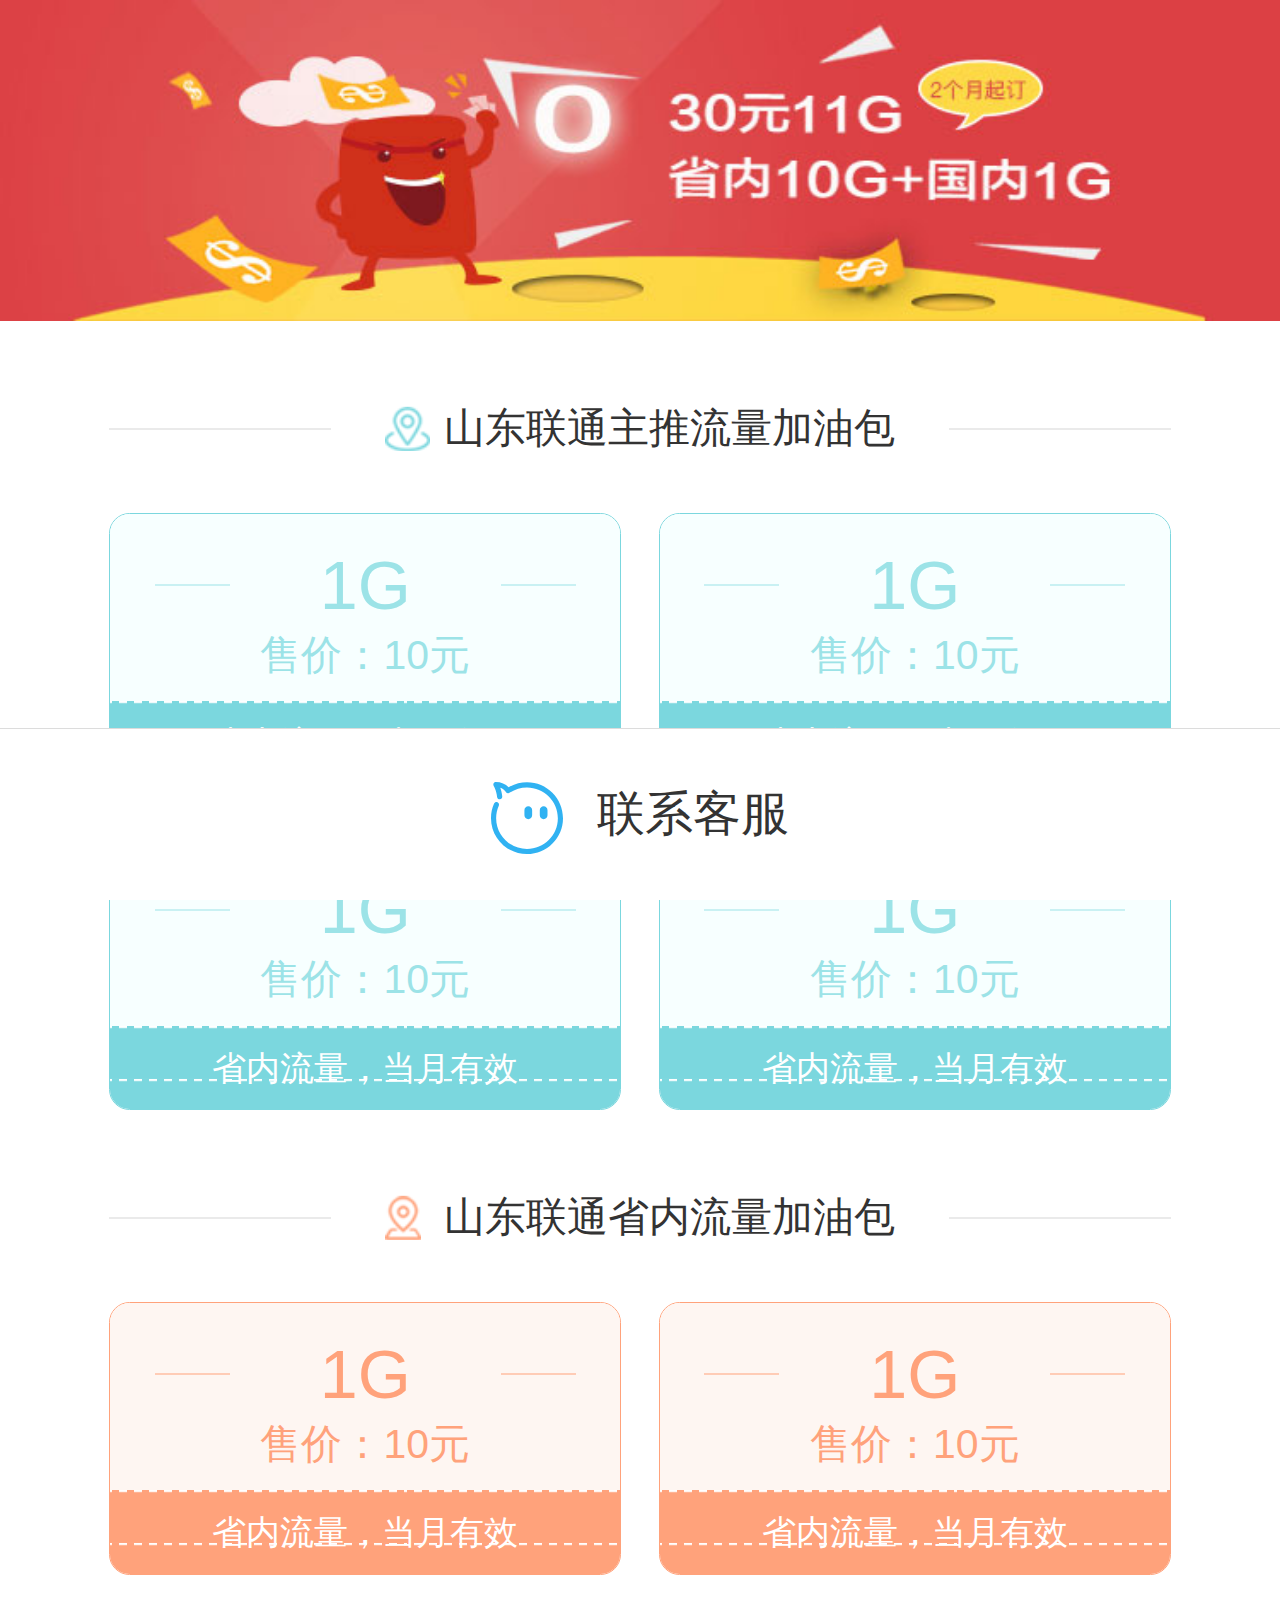
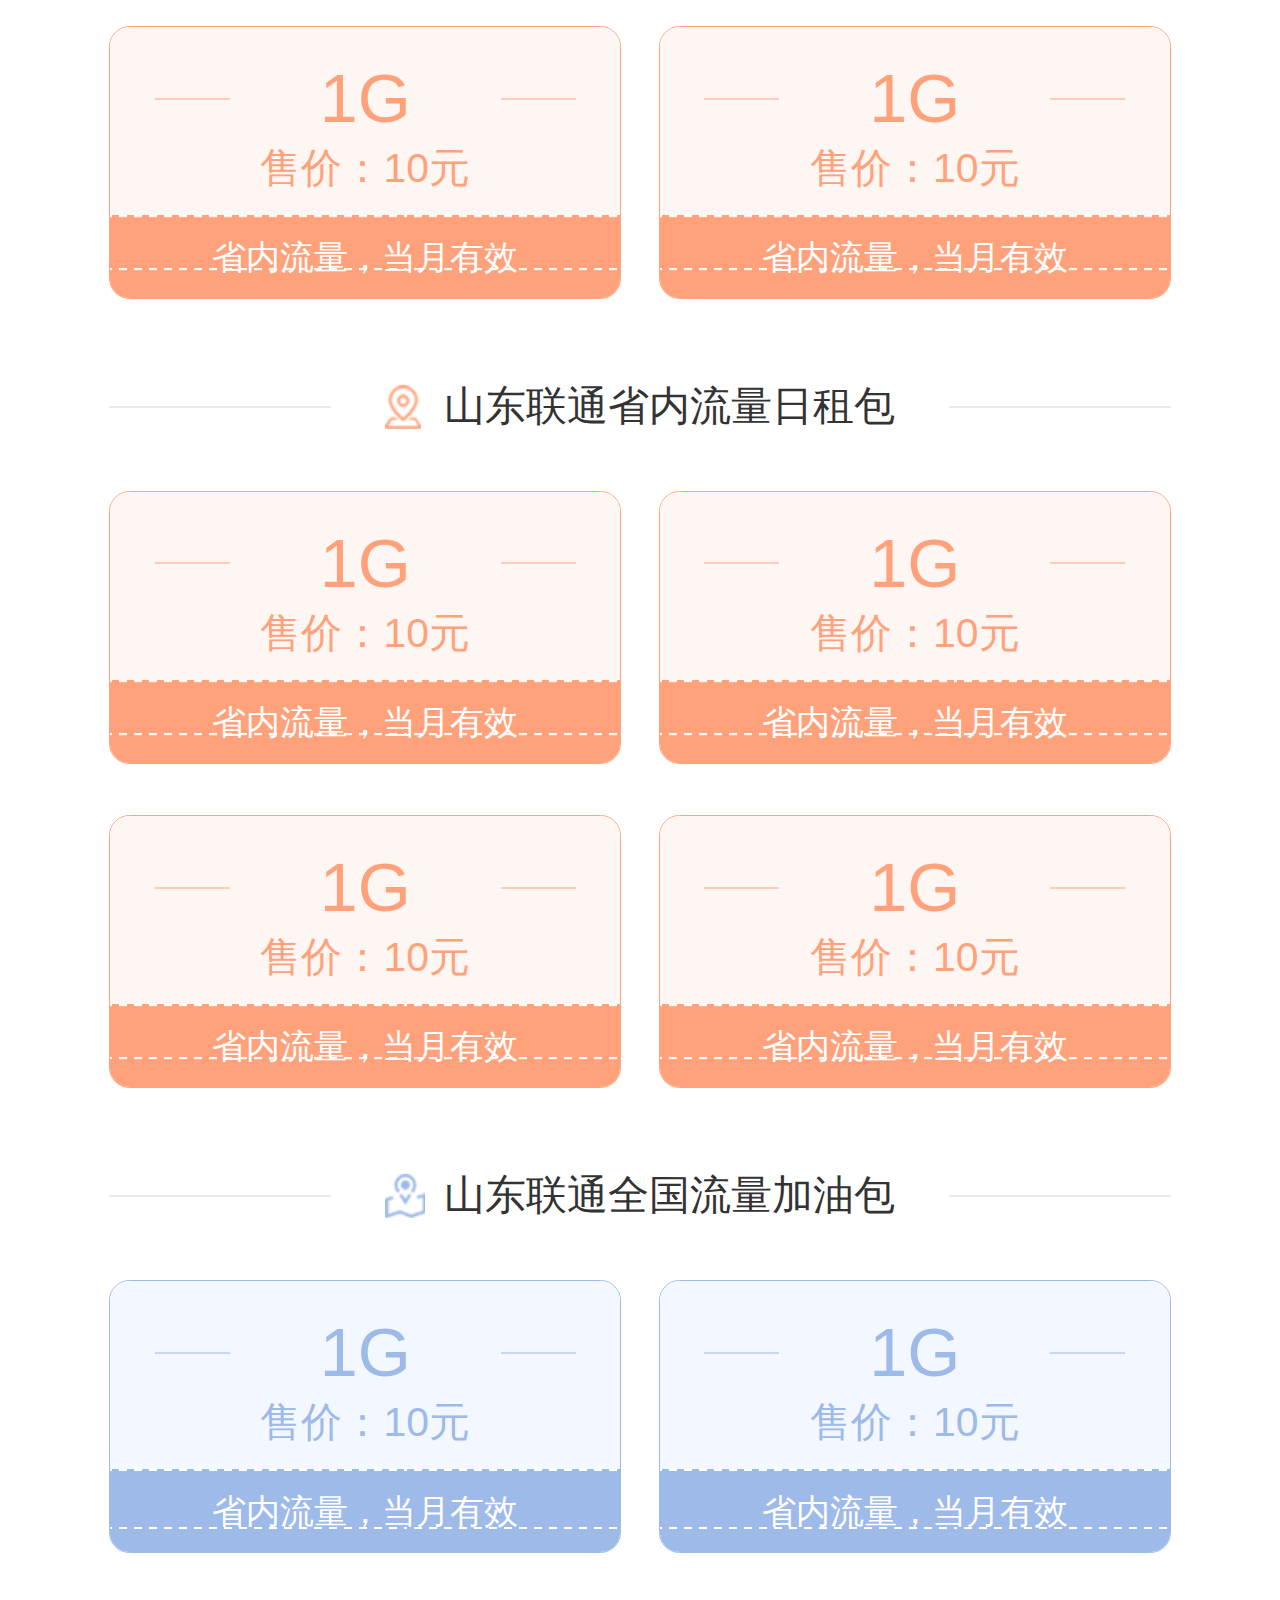
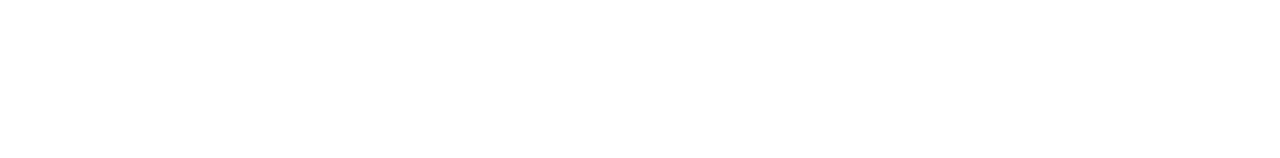
<file: src/index.html>
<!DOCTYPE html>
<html>
<head lang="en">
    <meta http-equiv="Content-Type" content="text/html; charset=utf-8">
    <!--声明文档的兼容模式-->
    <meta http-equiv="X-UA-Compatible" content="IE=Edge,chrome=1"/>
    <meta name="description" content=""/>
    <meta name="author" content=""/>
    <!--移动设备-->
    <meta content="yes" name="apple-mobile-web-app-capable">
    <meta name="viewport"
          content="width=device-width,height=device-height,inital-scale=1.0,maximum-scale=1.0,user-scalable=no;">
    <link rel="stylesheet" href="./res/css/main.css"/>
    <link rel="stylesheet" href="./res/css/H-ui.reset.css"/>
    <script src="./res/js/jquery-1.10.2.js"></script>
    <title></title>
</head>
<body class="broadband">
    <div class="banner">
        <img src="./res/img/banner.jpg" alt="" width="100%">
    </div>
    <div class="section">
        <div class="title">
            <img src="./res/img/icon1.png" alt="" class="icon">
            <span class="name">山东联通主推流量加油包</span>
        </div>
        <ul class="product cl">
            <li>
                <a href="">
                <div class="top">
                    <div class="name">1G</div>
                    <div class="price">售价：10元</div>
                </div>
                <div class="bottom">省内流量，当月有效</div>
                </a>
            </li>
            <li>
                <a href="">
                    <div class="top">
                        <div class="name">1G</div>
                        <div class="price">售价：10元</div>
                    </div>
                    <div class="bottom">省内流量，当月有效</div>
                </a>
            </li>
            <li>
            <a href="">
                <div class="top">
                    <div class="name">1G</div>
                    <div class="price">售价：10元</div>
                </div>
                <div class="bottom">省内流量，当月有效</div>
            </a>
            </li>
            <li>
            <a href="">
                <div class="top">
                    <div class="name">1G</div>
                    <div class="price">售价：10元</div>
                </div>
                <div class="bottom">省内流量，当月有效</div>
            </a>
        </li>
        </ul>
    </div>
    <div class="section">
        <div class="title">
            <img src="./res/img/icon2.png" alt="" class="icon">
            <span class="name">山东联通省内流量加油包</span>
        </div>
        <ul class="product cl product1">
            <li>
                <a href="">
                    <div class="top">
                        <div class="name">1G</div>
                        <div class="price">售价：10元</div>
                    </div>
                    <div class="bottom">省内流量，当月有效</div>
                </a>
            </li>
            <li>
                <a href="">
                    <div class="top">
                        <div class="name">1G</div>
                        <div class="price">售价：10元</div>
                    </div>
                    <div class="bottom">省内流量，当月有效</div>
                </a>
            </li>
            <li>
                <a href="">
                    <div class="top">
                        <div class="name">1G</div>
                        <div class="price">售价：10元</div>
                    </div>
                    <div class="bottom">省内流量，当月有效</div>
                </a>
            </li>
            <li>
                <a href="">
                    <div class="top">
                        <div class="name">1G</div>
                        <div class="price">售价：10元</div>
                    </div>
                    <div class="bottom">省内流量，当月有效</div>
                </a>
            </li>
        </ul>
    </div>
    <div class="section">
        <div class="title">
            <img src="./res/img/icon2.png" alt="" class="icon">
            <span class="name">山东联通省内流量日租包</span>
        </div>
        <ul class="product cl product1">
            <li>
                <a href="">
                    <div class="top">
                        <div class="name">1G</div>
                        <div class="price">售价：10元</div>
                    </div>
                    <div class="bottom">省内流量，当月有效</div>
                </a>
            </li>
            <li>
                <a href="">
                    <div class="top">
                        <div class="name">1G</div>
                        <div class="price">售价：10元</div>
                    </div>
                    <div class="bottom">省内流量，当月有效</div>
                </a>
            </li>
            <li>
                <a href="">
                    <div class="top">
                        <div class="name">1G</div>
                        <div class="price">售价：10元</div>
                    </div>
                    <div class="bottom">省内流量，当月有效</div>
                </a>
            </li>
            <li>
                <a href="">
                    <div class="top">
                        <div class="name">1G</div>
                        <div class="price">售价：10元</div>
                    </div>
                    <div class="bottom">省内流量，当月有效</div>
                </a>
            </li>
        </ul>
    </div>
    <div class="section">
        <div class="title">
            <img src="./res/img/icon3.png" alt="" class="icon">
            <span class="name">山东联通全国流量加油包</span>
        </div>
        <ul class="product cl product2">
            <li>
                <a href="">
                    <div class="top">
                        <div class="name">1G</div>
                        <div class="price">售价：10元</div>
                    </div>
                    <div class="bottom">省内流量，当月有效</div>
                </a>
            </li>
            <li>
                <a href="">
                    <div class="top">
                        <div class="name">1G</div>
                        <div class="price">售价：10元</div>
                    </div>
                    <div class="bottom">省内流量，当月有效</div>
                </a>
            </li>
        </ul>
    </div>
    <div style="height: 1.2rem"></div>
    <div id="footer">
        <a href=""><img src="res/img/alibabaicon.svg" alt=""><span>联系客服</span></a>
    </div>
    <script>
        (function (doc, win) {
            var docEl = doc.documentElement,
                resizeEvt = 'orientationchange' in window ? 'orientationchange' : 'resize',
                recalc = function () {
                    var clientWidth = docEl.clientWidth;
                    if (!clientWidth) return;
                    docEl.style.fontSize = 100 * (clientWidth / 750) + 'px';
                };
            if (!doc.addEventListener) return;
            win.addEventListener(resizeEvt, recalc, false);
            doc.addEventListener('DOMContentLoaded', recalc, false);
        })(document, window);
        $('.list').click(function(){
            $(this).addClass('active');
            $('.list').not(this).removeClass('active')
        })
    </script>
</body>
</html>
</file>
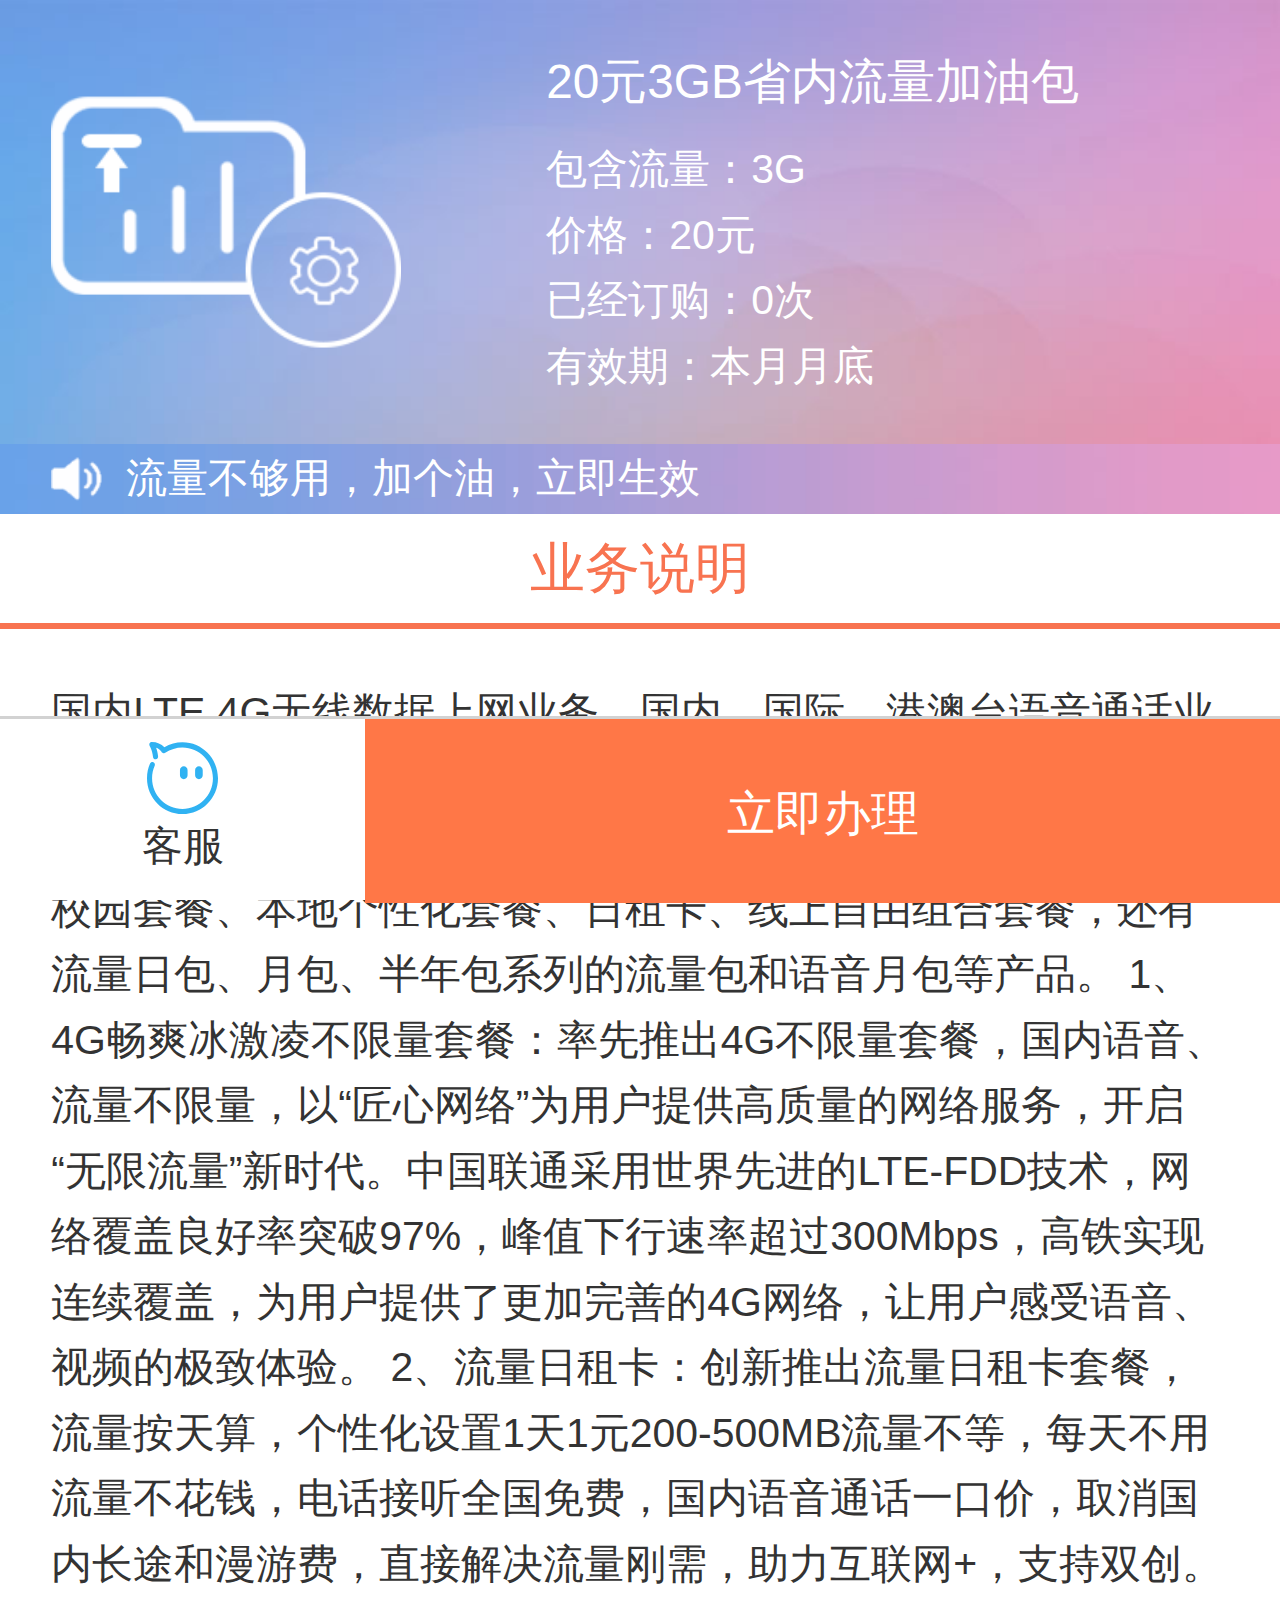
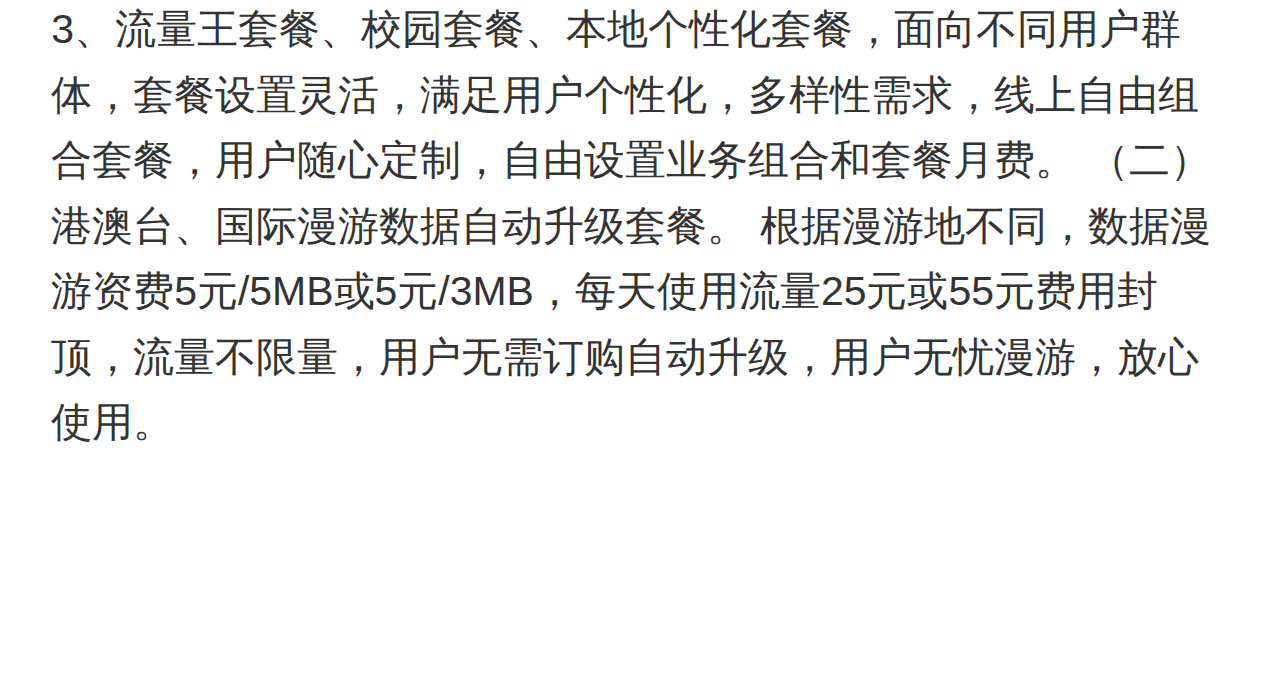
<file: src/index/index.html>
<!DOCTYPE html>
<html>
<head lang="en">
    <meta http-equiv="Content-Type" content="text/html; charset=utf-8">
    <!--声明文档的兼容模式-->
    <meta http-equiv="X-UA-Compatible" content="IE=Edge,chrome=1"/>
    <meta name="description" content=""/>
    <meta name="author" content=""/>
    <!--移动设备-->
    <meta content="yes" name="apple-mobile-web-app-capable">
    <meta name="viewport"
          content="width=device-width,height=device-height,inital-scale=1.0,maximum-scale=1.0,user-scalable=no;">
    <link rel="stylesheet" href="../res/css/H-ui.reset.css"/>
    <link rel="stylesheet" href="../res/js/need/layer.css"/>
    <link rel="stylesheet" href="../res/css/main.css"/>
    <script src="../res/js/jquery-1.10.2.js"></script>
    <script src="../res/js/layer.js"></script>
    <title>前向流量</title>
</head>
<body class="frontFlow">
<div class="top cl">
    <div class="l vCenter">
        <img src="../res/img/topImg.png" alt="" class="topImg"/>
    </div>
    <div class="r vCenter">
        <div class="title">20元3GB省内流量加油包</div>
        <div>包含流量：3G</div>
        <div>价格：20元</div>
        <div>已经订购：0次</div>
        <div>有效期：本月月底</div>
    </div>
</div>
<div class="warning">
    <div class="l vCenter">
        <img src="../res/img/horn.png" alt="" class="horn"/>
    </div>
    <div class="content vCenter">
        流量不够用，加个油，立即生效
    </div>
</div>
<div class="illustrate">
    <div class="title">
        业务说明
    </div>
    <div class="content">
        国内LTE 4G无线数据上网业务，国内、国际、港澳台语音通话业务，国际、港澳台漫游数据业务、增值业务。
        （一）移动业务产品：4G全国套餐、4G畅爽冰激凌流量不限量套餐、流量王套餐、校园套餐、本地个性化套餐、日租卡、线上自由组合套餐，还有流量日包、月包、半年包系列的流量包和语音月包等产品。
        1、4G畅爽冰激凌不限量套餐：率先推出4G不限量套餐，国内语音、流量不限量，以“匠心网络”为用户提供高质量的网络服务，开启“无限流量”新时代。中国联通采用世界先进的LTE-FDD技术，网络覆盖良好率突破97%，峰值下行速率超过300Mbps，高铁实现连续覆盖，为用户提供了更加完善的4G网络，让用户感受语音、视频的极致体验。
        2、流量日租卡：创新推出流量日租卡套餐，流量按天算，个性化设置1天1元200-500MB流量不等，每天不用流量不花钱，电话接听全国免费，国内语音通话一口价，取消国内长途和漫游费，直接解决流量刚需，助力互联网+，支持双创。
        3、流量王套餐、校园套餐、本地个性化套餐，面向不同用户群体，套餐设置灵活，满足用户个性化，多样性需求，线上自由组合套餐，用户随心定制，自由设置业务组合和套餐月费。
        （二）港澳台、国际漫游数据自动升级套餐。
        根据漫游地不同，数据漫游资费5元/5MB或5元/3MB，每天使用流量25元或55元费用封顶，流量不限量，用户无需订购自动升级，用户无忧漫游，放心使用。
    </div>
</div>
<!--<div class="layerContent">
    <div style="margin: 0.26rem auto">
        30元11GB组合流量包资费：30元/次 <br/>
        有效期：订购成功立即生效 <br/>
        当月有效，不结转。 <br/>
    </div>
    <div class="formBox">
        <div>
            <input type="text" class="tel" placeholder="请输入山东联通手机号"/>
        </div>
        <div class="cl">
            <input type="text" class="code l" placeholder="请输入验证码"/>
            <button class="obtain l">免费获取</button>
        </div>
    </div>
    <div style="color: #5f5f5f;font-size: 0.24rem">验证码有效期10分钟，请勿重复获取</div>
    <button class="orderBtn">订购</button>
</div>-->

<div style="height: 1.08rem"></div>
<div class="footer">
    <ul class="clearfix">
        <li class="l kefu"><div><img src="../res/img/alibabaicon.svg" alt=""><div>客服</div></div></li>
        <li class="l order" onclick="order()">立即办理</li>
    </ul>
</div>
<script>
    //rem
    (function (doc, win) {
        var docEl = doc.documentElement,
                resizeEvt = 'orientationchange' in window ? 'orientationchange' : 'resize',
                recalc = function () {
                    var clientWidth = docEl.clientWidth;
                    if (!clientWidth) return;
                    docEl.style.fontSize = 100 * (clientWidth / 750) + 'px';
                };
        if (!doc.addEventListener) return;
        win.addEventListener(resizeEvt, recalc, false);
        doc.addEventListener('DOMContentLoaded', recalc, false);
    })(document, window);
    $('.list').click(function () {
        $(this).addClass('active');
        $('.list').not(this).removeClass('active')
    });
    //layer弹窗
    function order() {
        layer.open({
            title: [
                '订购',
                'background-color: #ffd225; color:#1f0200;height:0.6rem;line-height:0.6rem;font-size:0.28rem'
            ],
            type:1,
            style: 'width: 6.3rem;border-radius:0.08rem'
            , content: '<div class="layerContent"><div style="margin: 0.26rem auto;text-align: left;width: 4rem;font-size: 0.24rem">30元11GB组合流量包资费：30元/次 <br/>有效期：订购成功立即生效 <br/>当月有效，不结转。 <br/></div><div class="formBox"><div><input type="text" class="tel" placeholder="请输入山东联通手机号"/></div><div class="cl"><input type="text" class="code l" placeholder="请输入验证码"/><input class="obtain l" onclick="obtain()" value="免费获取" type="button"/></div></div><div style="color: #5f5f5f;font-size: 0.24rem">验证码有效期10分钟，请勿重复获取</div><button class="orderBtn" onclick="orderSub()">订购</button></div>'
        });
    }
    //获取验证码
    function obtain(){
        layer.open({
            content: '已发送，请注意查收！'
            ,skin: 'msg'
            ,time: 2 //2秒后自动关闭
        });
        var code = 60;
        var a = setInterval(function(){
            if(code>1){
                code=code-1;
                $('.obtain').attr('disabled','disabled');
                $('.obtain').val(code+'秒后重试');
            }else{
                clearInterval(a);
                $('.obtain').removeAttr('disabled');
                $('.obtain').val('免费获取');
            }

        },1000)

    }
    function orderSub(){

        console.log($('.tel').val())
    }
</script>
</body>
</html>
</file>
<file: src/res/css/main.css>
.l{float: left}
.r{float: right}
.vCenter{position: absolute;top: 50%;transform: translateY(-50%);-webkit-transform: translateY(-50%);-moz-transform: translateY(-50%);-o-transform: translateY(-50%);-ms-transform: translateY(-50%);}
.section{margin: 0.44rem 0.64rem 0 }
.section .title{text-align: center;position: relative}
.section .title:before{
    position: absolute;
    top: 50%;
    transform: translateY(-50%);
    width: 1.3rem ;
    height: 1px;
    left: 0;
    background: #d6d6d6;
    content: '';
}
.section .title:after{
    position: absolute;
    top: 50%;
    transform: translateY(-50%);
    width: 1.3rem ;
    height: 1px;
    right: 0;
    background: #d6d6d6;
    content: '';
}
.section .title .name{margin-left:0.34rem;font-size: 0.24rem}
.section .title .icon{height: 0.26rem;position: absolute;top: 50%;transform: translateY(-50%)}
.section .product li{margin-top: 0.3rem;width: 3rem ;overflow:hidden;height: 1.6rem;border: 1px solid #7bd7de;border-radius:0.12rem ;margin-right: 0.22rem;box-sizing:border-box;float: left}
.section .product li:nth-child(2n){margin-right: 0}
.section .product li .top{height: 1.1rem;background: #f7ffff;width: 100%;text-align: center;padding-top:0.2rem;box-sizing: border-box;}
.section .product li .top .name{height: 0.44rem;line-height:0.44rem;font-size: 0.4rem;color: #9ce3e7;position: relative}
.section .product li .top .name:before{
    position: absolute;
    top: 50%;
    transform: translateY(-50%);
    width: 0.44rem ;
    height: 1px;
    left: 0.26rem;
    background: #9ce3e7;
    content: '';
}
.section .product li .top .name:after{
    position: absolute;
    top: 50%;
    transform: translateY(-50%);
    width: 0.44rem ;
    height: 1px;
    right: 0.26rem;
    background: #9ce3e7;
    content: '';
}
.section .product li .top .price{font-size: 0.24rem;color: #9ce3e7}
.section .product li .bottom{height: 0.5rem;background: url("../img/bottom.png");width: 100%;color: #fff;font-size: 0.2rem;text-align: center;line-height: 0.5rem}
.section .product1 li{border: 1px solid #ffa27b}
.section .product1 li .top{background: #fef6f2}
.section .product1 li .top .name{color: #ffa27b}
.section .product1 li .top .price{color: #ffa27b}
.section .product1 li .bottom{background:url("../img/bottom1.png") }
.section .product1 li .top .name:before,.section .product1 li .top .name:after{background: #ffa27b}.section .product1 li{border: 1px solid #ffa27b}
.section .product2 li{border: 1px solid #9ebae9}
.section .product2 li .top{background: #f3f7ff}
.section .product2 li .top .name{color: #9ebae9}
.section .product2 li .top .price{color: #9ebae9}
.section .product2 li .bottom{background:url("../img/bottom2.png") }
.section .product2 li .top .name:before,.section .product2 li .top .name:after{background: #9ebae9}
.frontFlow .top{width: 7.5rem;height: 2.6rem;background: url("../img/banner1.jpg") no-repeat ;background-size: cover;position: relative}
.frontFlow .top .l{width: 2.05rem;left: 0.3rem;}
.frontFlow .top .r{width: 4rem;right: 0.3rem;color: #fff}
.frontFlow .top .topImg{width: 2.05rem;}
.frontFlow .top .r .title{margin-bottom:0.1rem ;font-size: 0.28rem}
.frontFlow .top .r{font-size: 0.24rem}
.frontFlow .warning{width: 7.5rem;height: 0.41rem;background: url("../img/warning.jpg") no-repeat;background-size: cover;position: relative}
.frontFlow .warning .l{left: 0.3rem;width: 0.3rem}
.frontFlow .warning .l .horn{width: 0.3rem}
.frontFlow .warning .content{width: 6.45rem;left: 0.74rem;font-size: 0.24rem;color: #fff}
.frontFlow .illustrate .title{font-size: 0.32rem;color: #f87350;border-bottom:0.04rem solid #f87350;text-align: center;height: 0.64rem;line-height: 0.64rem}
.frontFlow .illustrate .content{font-size: 0.24rem;padding: 0.3rem}
.frontFlow .footer{position: fixed;bottom: 0;width: 100%;height: 1.08rem;border-top: 0.02rem solid #d2d2d2;box-sizing: border-box;background: #fff}
.frontFlow .footer ul{position: relative;height: 1.08rem}
.frontFlow .footer .kefu{width: 2.14rem;height: 1.08rem;font-size: 0.24rem;text-align: center;display: -webkit-box; display: -moz-box; display: -ms-flexbox;display: -webkit-flex;display: flex;-webkit-box-align: center;-moz-box-align: center;-ms-flex-align: center;-webkit-align-items: center;align-items: center;-webkit-box-pack: center;-moz-box-pack: center;-ms-flex-pack: center;-webkit-justify-content: center;justify-content: center;}
.frontFlow .footer .kefu img{width: 0.42rem;}
.frontFlow .footer .order{right:0;top: 0;bottom: 0;width: 5.36rem;height: 1.08rem;color: #fff;background: #ff7747;font-size: 0.28rem;text-align: center;line-height: 1.08rem;margin: auto;box-sizing: border-box;border: 0.02rem solid #ff7747;position: absolute}
.frontFlow .layerContent{text-align: center}
.frontFlow .formBox{width: 5.4rem;margin: 0 auto}
.frontFlow .formBox>div{width: 5.4rem;height: 0.6rem;margin-bottom: 0.16rem;border-radius: 0.08rem;overflow: hidden}
.frontFlow .formBox>div input{width: 5.4rem;height: 0.6rem;border: 0;background: #f5f5f5;font-size: 0.24rem;-webkit-appearance:none;outline:none;border-radius: 0}
.frontFlow .formBox .tel{width: 5.4rem;height: 0.6rem;padding: 0 0.3rem;box-sizing: border-box}
.frontFlow .formBox .code{width:3.9rem;height: 0.6rem;padding: 0 0.3rem;box-sizing: border-box}
.frontFlow .formBox .obtain{width:1.5rem;height: 0.6rem;padding: 0;box-sizing: border-box;color: #fff;background: #71b457;font-size: 0.24rem;border: 0;text-align: center;}
.frontFlow .orderBtn{width:1.2rem ;height: 0.5rem;line-height: 0.5rem;font-size: 0.24rem;color: #fff;border: 0;background: #e94d40;border-radius: 0.3rem;margin-top: 0.16rem}
.frontFlow .layui-m-layer1 .layui-m-layercont{padding: 0.3rem;padding-top: 0}
.broadband #footer{position: fixed;bottom: 0;width: 100%;height: 1rem;text-align: center;line-height: 1rem;background: #fff;border-top: 1px solid #dcdcdc}
.broadband #footer img{width: 0.42rem}
.broadband #footer a{color: #333;font-size: 0.28rem}
.broadband #footer a span{margin-left: 0.2rem}
</file>
<file: src/res/js/need/layer.css>
.layui-m-layer{position:relative;z-index:19891014}.layui-m-layer *{-webkit-box-sizing:content-box;-moz-box-sizing:content-box;box-sizing:content-box}.layui-m-layermain,.layui-m-layershade{position:fixed;left:0;top:0;width:100%;height:100%}.layui-m-layershade{background-color:rgba(0,0,0,.7);pointer-events:auto}.layui-m-layermain{display:table;font-family:Helvetica,arial,sans-serif;pointer-events:none}.layui-m-layermain .layui-m-layersection{display:table-cell;vertical-align:middle;text-align:center}.layui-m-layerchild{position:relative;display:inline-block;text-align:left;background-color:#fff;font-size:14px;border-radius:5px;box-shadow:0 0 8px rgba(0,0,0,.1);pointer-events:auto;-webkit-overflow-scrolling:touch;-webkit-animation-fill-mode:both;animation-fill-mode:both;-webkit-animation-duration:.2s;animation-duration:.2s}@-webkit-keyframes layui-m-anim-scale{0%{opacity:0;-webkit-transform:scale(.5);transform:scale(.5)}100%{opacity:1;-webkit-transform:scale(1);transform:scale(1)}}@keyframes layui-m-anim-scale{0%{opacity:0;-webkit-transform:scale(.5);transform:scale(.5)}100%{opacity:1;-webkit-transform:scale(1);transform:scale(1)}}.layui-m-anim-scale{animation-name:layui-m-anim-scale;-webkit-animation-name:layui-m-anim-scale}@-webkit-keyframes layui-m-anim-up{0%{opacity:0;-webkit-transform:translateY(800px);transform:translateY(800px)}100%{opacity:1;-webkit-transform:translateY(0);transform:translateY(0)}}@keyframes layui-m-anim-up{0%{opacity:0;-webkit-transform:translateY(800px);transform:translateY(800px)}100%{opacity:1;-webkit-transform:translateY(0);transform:translateY(0)}}.layui-m-anim-up{-webkit-animation-name:layui-m-anim-up;animation-name:layui-m-anim-up}.layui-m-layer0 .layui-m-layerchild{width:90%;max-width:640px}.layui-m-layer1 .layui-m-layerchild{border:none;border-radius:0}.layui-m-layer2 .layui-m-layerchild{width:auto;max-width:260px;min-width:40px;border:none;background:0 0;box-shadow:none;color:#fff}.layui-m-layerchild h3{padding:0 10px;height:60px;line-height:60px;font-size:16px;font-weight:400;border-radius:5px 5px 0 0;text-align:center}.layui-m-layerbtn span,.layui-m-layerchild h3{text-overflow:ellipsis;overflow:hidden;white-space:nowrap}.layui-m-layercont{padding:50px 30px;line-height:22px;text-align:center}.layui-m-layer1 .layui-m-layercont{padding:0;text-align:left}.layui-m-layer2 .layui-m-layercont{text-align:center;padding:0;line-height:0}.layui-m-layer2 .layui-m-layercont i{width:25px;height:25px;margin-left:8px;display:inline-block;background-color:#fff;border-radius:100%;-webkit-animation:layui-m-anim-loading 1.4s infinite ease-in-out;animation:layui-m-anim-loading 1.4s infinite ease-in-out;-webkit-animation-fill-mode:both;animation-fill-mode:both}.layui-m-layerbtn,.layui-m-layerbtn span{position:relative;text-align:center;border-radius:0 0 5px 5px}.layui-m-layer2 .layui-m-layercont p{margin-top:20px}@-webkit-keyframes layui-m-anim-loading{0%,100%,80%{transform:scale(0);-webkit-transform:scale(0)}40%{transform:scale(1);-webkit-transform:scale(1)}}@keyframes layui-m-anim-loading{0%,100%,80%{transform:scale(0);-webkit-transform:scale(0)}40%{transform:scale(1);-webkit-transform:scale(1)}}.layui-m-layer2 .layui-m-layercont i:first-child{margin-left:0;-webkit-animation-delay:-.32s;animation-delay:-.32s}.layui-m-layer2 .layui-m-layercont i.layui-m-layerload{-webkit-animation-delay:-.16s;animation-delay:-.16s}.layui-m-layer2 .layui-m-layercont>div{line-height:22px;padding-top:7px;margin-bottom:20px;font-size:14px}.layui-m-layerbtn{display:box;display:-moz-box;display:-webkit-box;width:100%;height:50px;line-height:50px;font-size:0;border-top:1px solid #D0D0D0;background-color:#F2F2F2}.layui-m-layerbtn span{display:block;-moz-box-flex:1;box-flex:1;-webkit-box-flex:1;font-size:14px;cursor:pointer}.layui-m-layerbtn span[yes]{color:#40AFFE}.layui-m-layerbtn span[no]{border-right:1px solid #D0D0D0;border-radius:0 0 0 5px}.layui-m-layerbtn span:active{background-color:#F6F6F6}.layui-m-layerend{position:absolute;right:7px;top:10px;width:30px;height:30px;border:0;font-weight:400;background:0 0;cursor:pointer;-webkit-appearance:none;font-size:30px}.layui-m-layerend::after,.layui-m-layerend::before{position:absolute;left:5px;top:15px;content:'';width:18px;height:1px;background-color:#999;transform:rotate(45deg);-webkit-transform:rotate(45deg);border-radius:3px}.layui-m-layerend::after{transform:rotate(-45deg);-webkit-transform:rotate(-45deg)}body .layui-m-layer .layui-m-layer-footer{position:fixed;width:95%;max-width:100%;margin:0 auto;left:0;right:0;bottom:10px;background:0 0}.layui-m-layer-footer .layui-m-layercont{padding:20px;border-radius:5px 5px 0 0;background-color:rgba(255,255,255,.8)}.layui-m-layer-footer .layui-m-layerbtn{display:block;height:auto;background:0 0;border-top:none}.layui-m-layer-footer .layui-m-layerbtn span{background-color:rgba(255,255,255,.8)}.layui-m-layer-footer .layui-m-layerbtn span[no]{color:#FD482C;border-top:1px solid #c2c2c2;border-radius:0 0 5px 5px}.layui-m-layer-footer .layui-m-layerbtn span[yes]{margin-top:10px;border-radius:5px}body .layui-m-layer .layui-m-layer-msg{width:auto;max-width:90%;margin:0 auto;bottom:-150px;background-color:rgba(0,0,0,.7);color:#fff}.layui-m-layer-msg .layui-m-layercont{padding:10px 20px}
</file>
